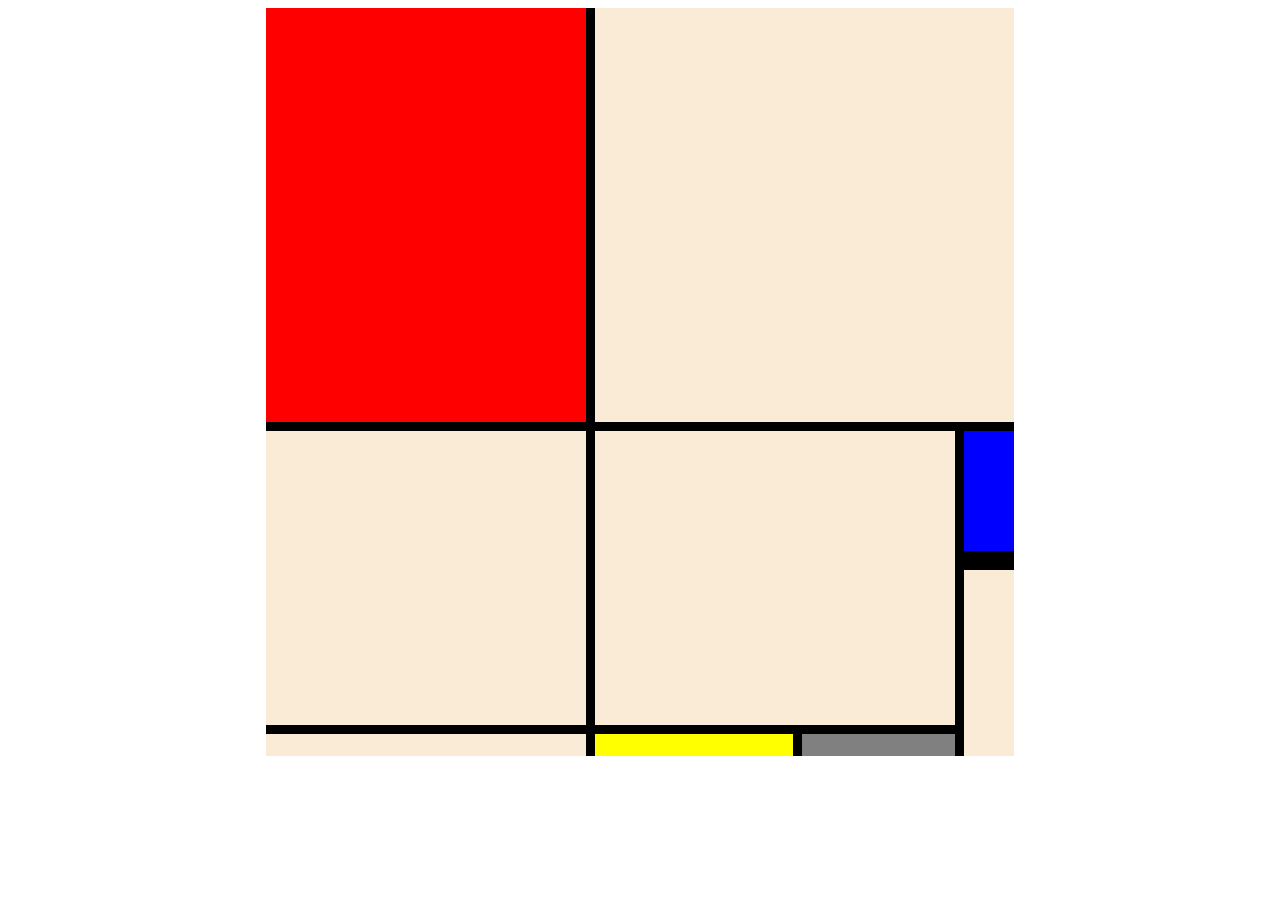
<file: file/10.4 Project/index.html>
<!DOCTYPE html>
<html lang="en">
<head>
    <meta charset="UTF-8">
    <meta name="viewport" content="width=device-width, initial-scale=1.0">
    <title>Mondrian project</title>
    <style>
        .container{
            display: flex;
            justify-content: center;
            align-items: center;
        }
        .grid{
            display: grid;
            background-color: black;
            height: 748px;
            width: 748px;
            grid-template-columns: 320px 198px 153px 50px;
            grid-template-rows: 414px 130px 155px 22px;
            gap: 9px;
        }
        .red{
            background-color: red;
        }
        .white{
            background-color: antiquewhite;
            grid-column: span 3;
        }
        .second{
            background-color: antiquewhite;
            grid-row: span 2;
        }
        .third{
            background-color: antiquewhite;
            grid-row: span 2;
            grid-column: span 2;
        }
        .blue{
            background-color: blue;
            border-bottom: 10px solid black;
        }
        .fourth{
            background-color: antiquewhite;
            grid-row: span 2;
        }
        .fifth{
            background-color: antiquewhite;
        }
        .yellow{
            background-color: yellow;
        }
        .gray{
            background-color: gray;
        }
    </style>
</head>
<body>
    <div class="container">
        <div class="grid">
            <div class="red"></div>
            <div class="white"></div>
            <div class="second"></div>
            <div class="third"></div>
            <div class="blue"></div>
            <div class="fourth"></div>
            <div class="fifth"></div>
            <div class="yellow"></div>
            <div class="gray"></div>
        </div>
    </div>
</body>
</html>
</file>
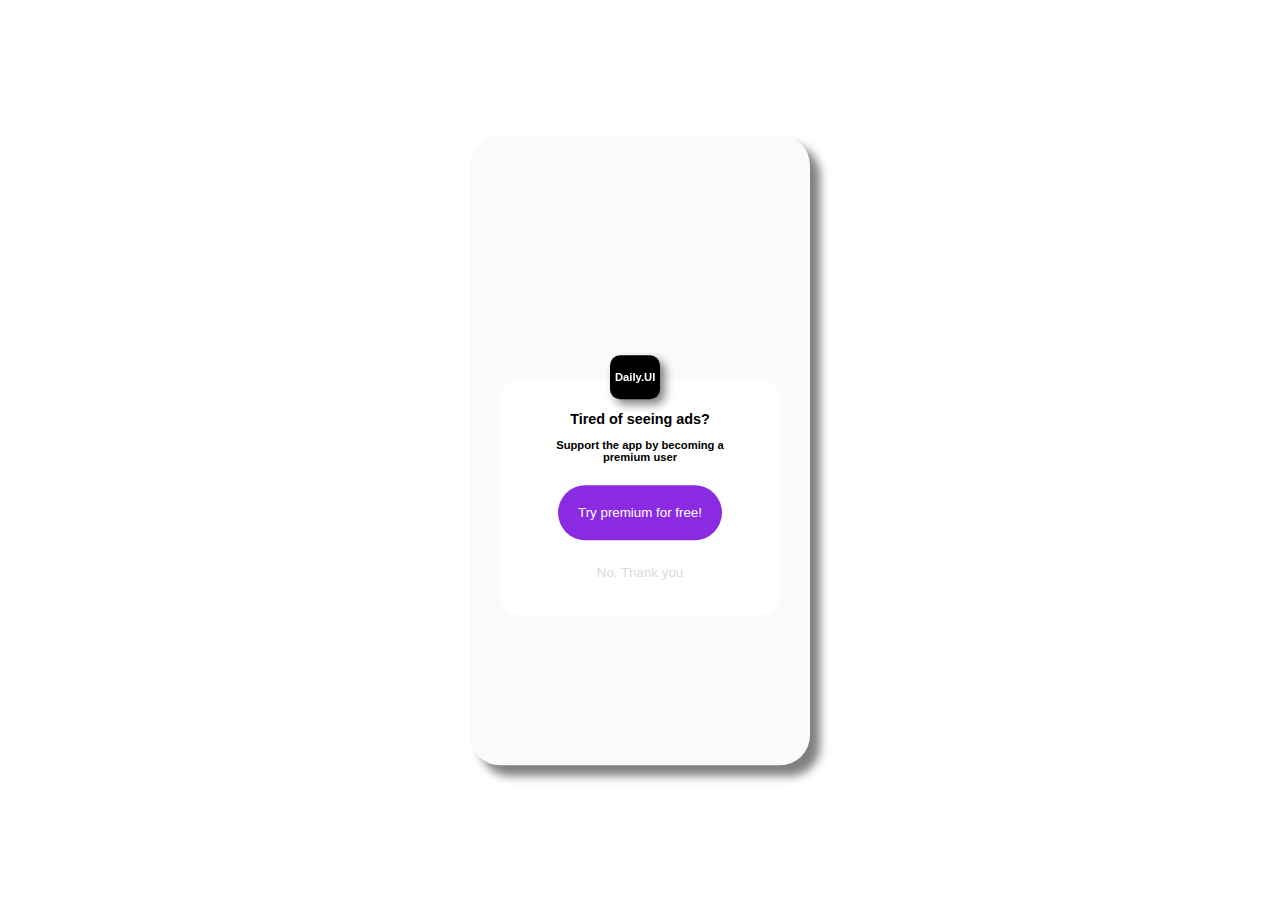
<file: file/11.6 Pop-up challenge/index.html>
<!DOCTYPE html>
<html lang="eng">
    <head>
        <meta charset="UTF-8">
        <meta name="viewport" >
    </head>
</html>
<!DOCTYPE html>
<html lang="en">
<head>
    <meta charset="UTF-8">
    <meta name="viewport" content="width=device-width, initial-scale=1.0">
    <title>POP-UP</title>
</head>
<link rel="stylesheet" href="styles.css">
<body>
    <div class="container">
        <div class="logo">
            <h3>Daily.UI</h3>
        </div>
        <div class="box">
            <h2>Tired of seeing ads?</h2>
            <h3>Support the app by becoming a premium user</h3>
            <button><a href="">Try premium for free!</a></button>
            <button class="no">No, Thank you</button>
        </div>
    </div>
</body>
</html>
</file>
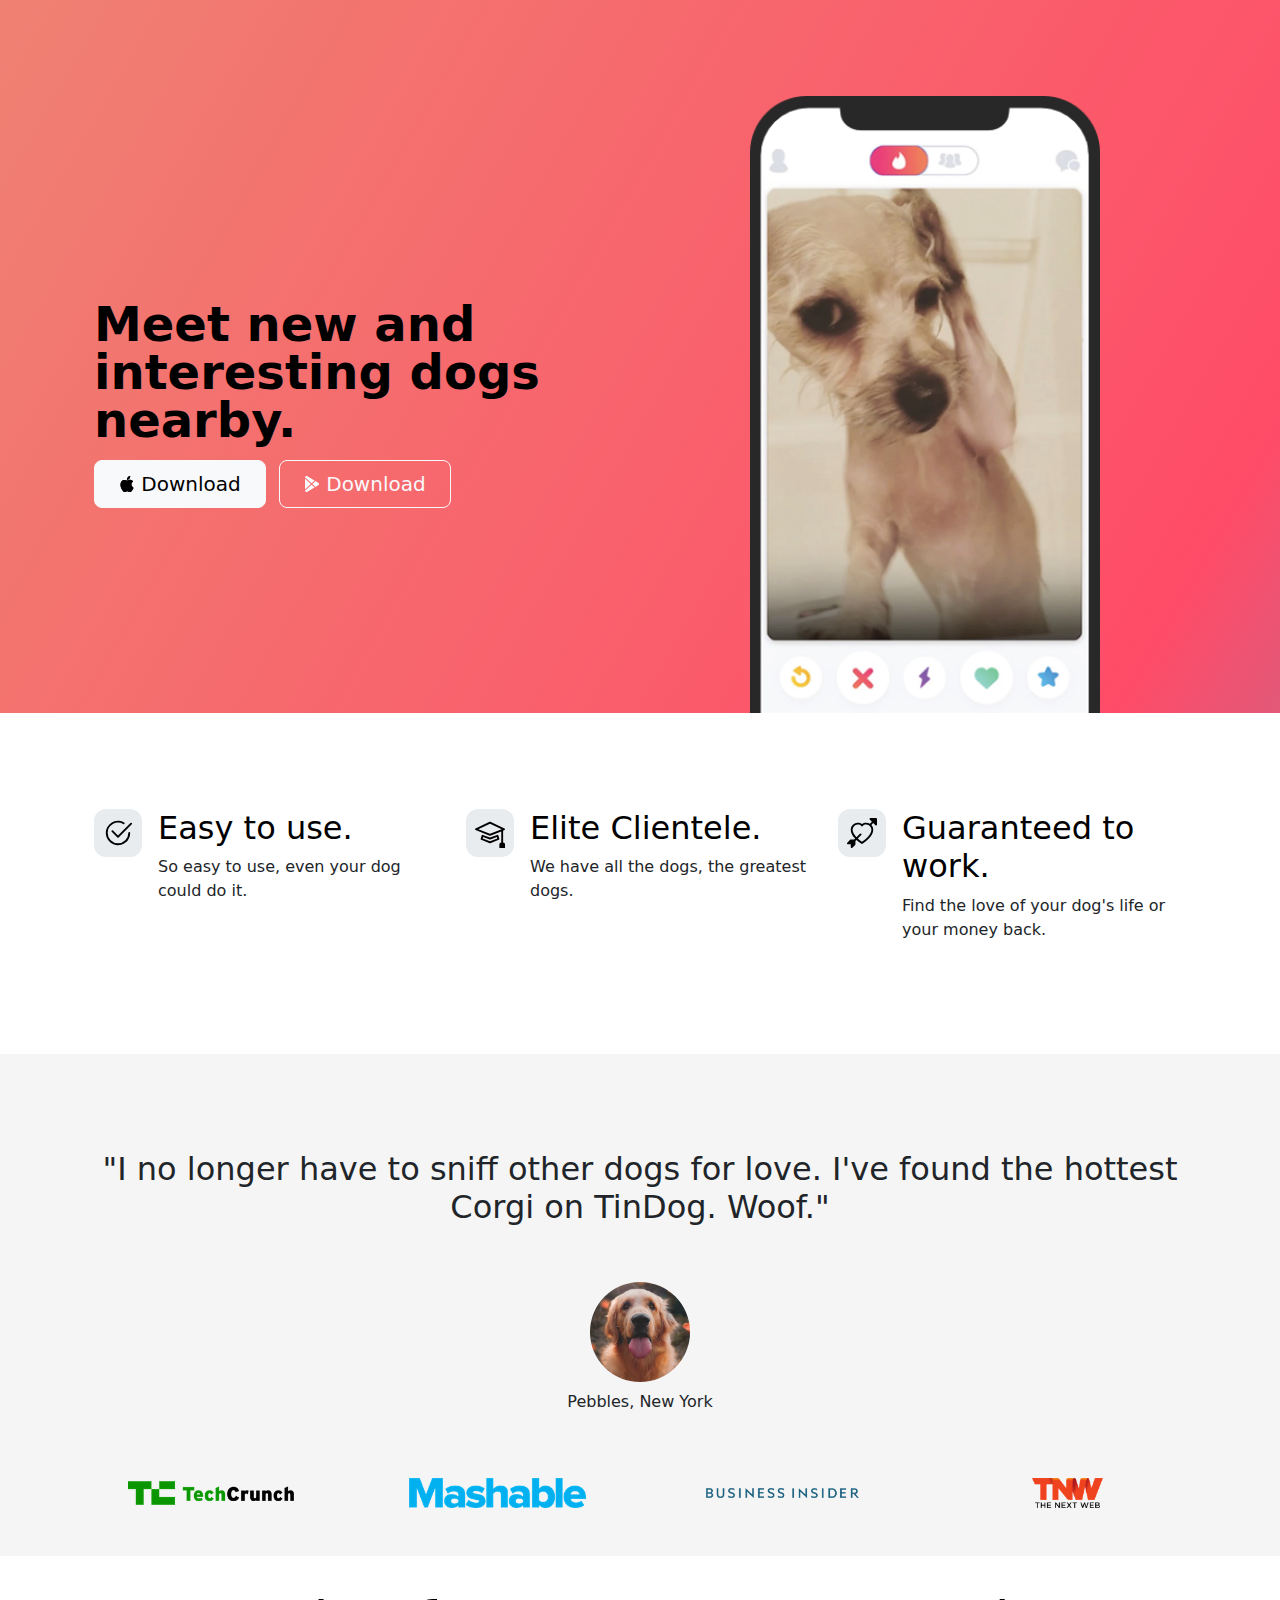
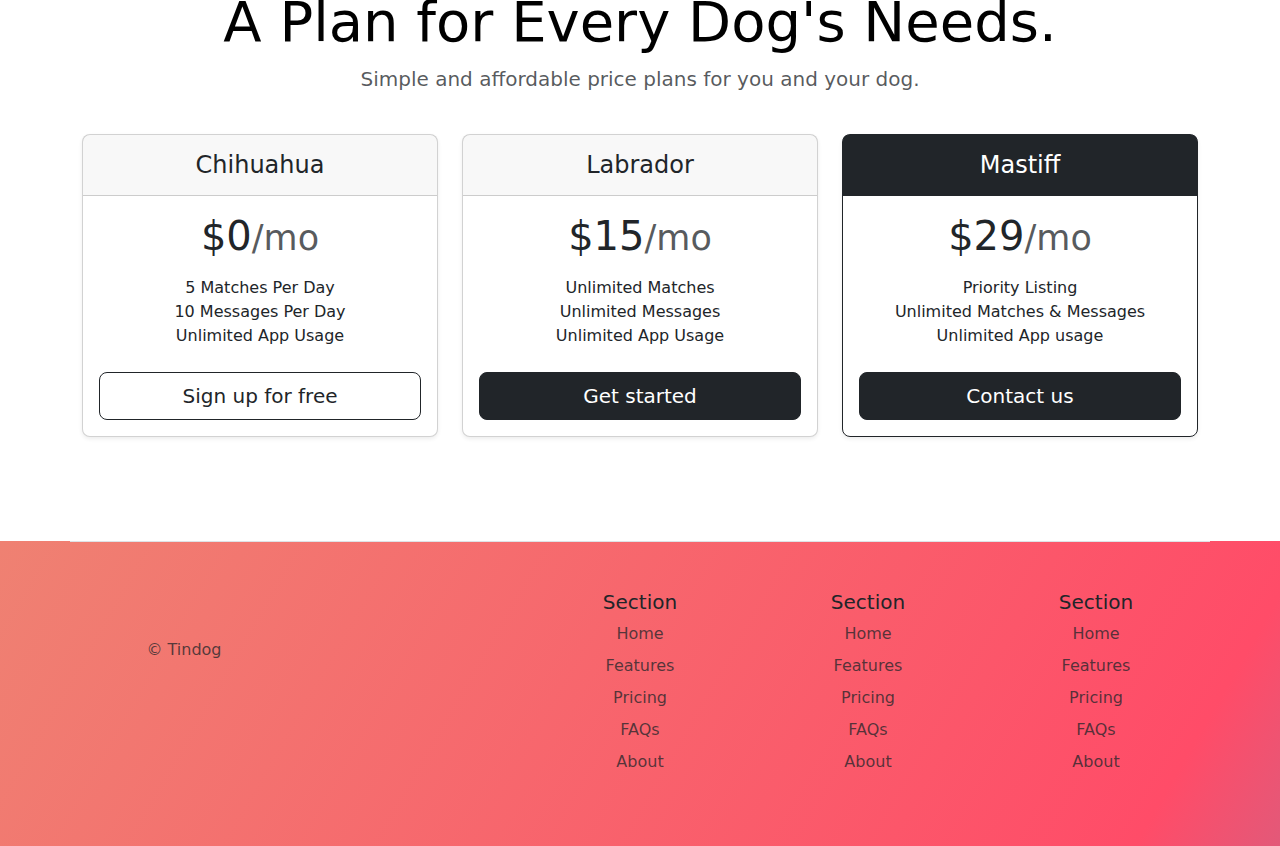
<file: file/11.3+TinDog+Project/11.3 TinDog Project/index.html>
<!DOCTYPE html>
<html lang="en">

<head>
  <meta charset="UTF-8">
  <meta name="viewport" content="width=device-width, initial-scale=1.0">
  <title> My TinDog</title>
</head>
<link rel="stylesheet" href="./css/style.css">
<link href="https://cdn.jsdelivr.net/npm/bootstrap@5.3.3/dist/css/bootstrap.min.css" rel="stylesheet" integrity="sha384-QWTKZyjpPEjISv5WaRU9OFeRpok6YctnYmDr5pNlyT2bRjXh0JMhjY6hW+ALEwIH" crossorigin="anonymous">

<body>

  <!-- Title -->
  <section id="title" class="gradient-background">
    <div class="container col-xxl-8 px-4 pt-5 pb-0">
      <div class="row flex-lg-row-reverse align-items-center g-5 pt-5 pb-0">
        <div class="col-10 col-sm-8 col-lg-6">
          <img src="./images/iphone.png" class="d-block mx-lg-auto img-fluid" alt="iphone" width="350" height="500" loading="lazy">
        </div>
        <div class="col-lg-6 text-start">
          <h1 class="display-5 fw-bold text-body-emphasis lh-1 mb-3">Meet new and interesting dogs nearby.</h1>
         
            <button type="button" class="btn btn-light btn-lg px-4 me-md-2"><svg xmlns="http://www.w3.org/2000/svg" width="16" height="16" fill="currentColor"
              class="bi bi-apple mb-1" viewBox="0 0 16 16">
<path
                d="M11.182.008C11.148-.03 9.923.023 8.857 1.18c-1.066 1.156-.902 2.482-.878 2.516.024.034 1.52.087 2.475-1.258.955-1.345.762-2.391.728-2.43Zm3.314 11.733c-.048-.096-2.325-1.234-2.113-3.422.212-2.189 1.675-2.789 1.698-2.854.023-.065-.597-.79-1.254-1.157a3.692 3.692 0 0 0-1.563-.434c-.108-.003-.483-.095-1.254.116-.508.139-1.653.589-1.968.607-.316.018-1.256-.522-2.267-.665-.647-.125-1.333.131-1.824.328-.49.196-1.422.754-2.074 2.237-.652 1.482-.311 3.83-.067 4.56.244.729.625 1.924 1.273 2.796.576.984 1.34 1.667 1.659 1.899.319.232 1.219.386 1.843.067.502-.308 1.408-.485 1.766-.472.357.013 1.061.154 1.782.539.571.197 1.111.115 1.652-.105.541-.221 1.324-1.059 2.238-2.758.347-.79.505-1.217.473-1.282Z" />
<path
                d="M11.182.008C11.148-.03 9.923.023 8.857 1.18c-1.066 1.156-.902 2.482-.878 2.516.024.034 1.52.087 2.475-1.258.955-1.345.762-2.391.728-2.43Zm3.314 11.733c-.048-.096-2.325-1.234-2.113-3.422.212-2.189 1.675-2.789 1.698-2.854.023-.065-.597-.79-1.254-1.157a3.692 3.692 0 0 0-1.563-.434c-.108-.003-.483-.095-1.254.116-.508.139-1.653.589-1.968.607-.316.018-1.256-.522-2.267-.665-.647-.125-1.333.131-1.824.328-.49.196-1.422.754-2.074 2.237-.652 1.482-.311 3.83-.067 4.56.244.729.625 1.924 1.273 2.796.576.984 1.34 1.667 1.659 1.899.319.232 1.219.386 1.843.067.502-.308 1.408-.485 1.766-.472.357.013 1.061.154 1.782.539.571.197 1.111.115 1.652-.105.541-.221 1.324-1.059 2.238-2.758.347-.79.505-1.217.473-1.282Z" />
</svg> Download</button>
            <button type="button" class="btn btn-outline-light btn-lg px-4"><svg xmlns="http://www.w3.org/2000/svg" width="16" height="16" fill="currentColor"
              class="bi bi-google-play mb-1" viewBox="0 0 16 16">
<path
                d="M14.222 9.374c1.037-.61 1.037-2.137 0-2.748L11.528 5.04 8.32 8l3.207 2.96 2.694-1.586Zm-3.595 2.116L7.583 8.68 1.03 14.73c.201 1.029 1.36 1.61 2.303 1.055l7.294-4.295ZM1 13.396V2.603L6.846 8 1 13.396ZM1.03 1.27l6.553 6.05 3.044-2.81L3.333.215C2.39-.341 1.231.24 1.03 1.27Z" />
</svg>
Download</button>
          </div>
        </div>
      </div>
    </div>
  </section>
  <!-- Features -->
  <div class="container px-4 py-5" id="hanging-icons">
    
    <div class="row g-4 py-5 row-cols-1 row-cols-lg-3">
      <div class="col d-flex align-items-start">
        <div class="icon-square text-body-emphasis bg-body-secondary d-inline-flex align-items-center justify-content-center fs-4 flex-shrink-0 me-3">
          <svg xmlns="http://www.w3.org/2000/svg" height="30" fill="currentColor" class="bi bi-check2-circle"
              viewBox="0 0 16 16">
<path
                d="M2.5 8a5.5 5.5 0 0 1 8.25-4.764.5.5 0 0 0 .5-.866A6.5 6.5 0 1 0 14.5 8a.5.5 0 0 0-1 0 5.5 5.5 0 1 1-11 0z" />
<path
                d="M15.354 3.354a.5.5 0 0 0-.708-.708L8 9.293 5.354 6.646a.5.5 0 1 0-.708.708l3 3a.5.5 0 0 0 .708 0l7-7z" />
</svg>

        </div>
        <div class="text-start">
          <h3 class="fs-2 text-body-emphasis">Easy to use.</h3>
          <p class="justify-co">So easy to use, even your dog could do it.</p>          
        </div>
      </div>
      <div class="col d-flex align-items-start">
        <div class="icon-square text-body-emphasis bg-body-secondary d-inline-flex align-items-center justify-content-center fs-4 flex-shrink-0 me-3">
          <svg xmlns="http://www.w3.org/2000/svg" height="30" fill="currentColor" class="bi bi-mortarboard" viewBox="0 0 16 16">
            <path d="M8.211 2.047a.5.5 0 0 0-.422 0l-7.5 3.5a.5.5 0 0 0 .025.917l7.5 3a.5.5 0 0 0 .372 0L14 7.14V13a1 1 0 0 0-1 1v2h3v-2a1 1 0 0 0-1-1V6.739l.686-.275a.5.5 0 0 0 .025-.917l-7.5-3.5ZM8 8.46 1.758 5.965 8 3.052l6.242 2.913L8 8.46Z"/>
            <path d="M4.176 9.032a.5.5 0 0 0-.656.327l-.5 1.7a.5.5 0 0 0 .294.605l4.5 1.8a.5.5 0 0 0 .372 0l4.5-1.8a.5.5 0 0 0 .294-.605l-.5-1.7a.5.5 0 0 0-.656-.327L8 10.466 4.176 9.032Zm-.068 1.873.22-.748 3.496 1.311a.5.5 0 0 0 .352 0l3.496-1.311.22.748L8 12.46l-3.892-1.556Z"/>
            </svg>
        </div>
        <div class="text-start">
          <h3 class="fs-2 text-body-emphasis">Elite Clientele.</h3>
          <p>We have all the dogs, the greatest dogs.</p>
        </div>
      </div>
      <div class="col d-flex align-items-start">
        <div class="icon-square text-body-emphasis bg-body-secondary d-inline-flex align-items-center justify-content-center fs-4 flex-shrink-0 me-3">
          <svg xmlns="http://www.w3.org/2000/svg" height="30" fill="currentColor" class="bi bi-arrow-through-heart"
              viewBox="0 0 16 16">
<path fill-rule="evenodd"
                d="M2.854 15.854A.5.5 0 0 1 2 15.5V14H.5a.5.5 0 0 1-.354-.854l1.5-1.5A.5.5 0 0 1 2 11.5h1.793l.53-.53c-.771-.802-1.328-1.58-1.704-2.32-.798-1.575-.775-2.996-.213-4.092C3.426 2.565 6.18 1.809 8 3.233c1.25-.98 2.944-.928 4.212-.152L13.292 2 12.147.854A.5.5 0 0 1 12.5 0h3a.5.5 0 0 1 .5.5v3a.5.5 0 0 1-.854.354L14 2.707l-1.006 1.006c.236.248.44.531.6.845.562 1.096.585 2.517-.213 4.092-.793 1.563-2.395 3.288-5.105 5.08L8 13.912l-.276-.182a21.86 21.86 0 0 1-2.685-2.062l-.539.54V14a.5.5 0 0 1-.146.354l-1.5 1.5Zm2.893-4.894A20.419 20.419 0 0 0 8 12.71c2.456-1.666 3.827-3.207 4.489-4.512.679-1.34.607-2.42.215-3.185-.817-1.595-3.087-2.054-4.346-.761L8 4.62l-.358-.368c-1.259-1.293-3.53-.834-4.346.761-.392.766-.464 1.845.215 3.185.323.636.815 1.33 1.519 2.065l1.866-1.867a.5.5 0 1 1 .708.708L5.747 10.96Z" />
</svg>
        </div>
        <div class="text-start">
          <h3 class="fs-2 text-body-emphasis text-start">Guaranteed to work.</h3>
          <p>Find the love of your dog's life or your money back.</p>
        </div>
      </div>
    </div>
  </div>
  <section id="features">

  </section>
  <!-- Testimonial -->
  <section id="testimonial">
   <div class="testimonial">
    <div class="container">
      <div class="flex">
        <h2 class="pt-5 mt-5">"I no longer have to sniff other dogs for love. I've found the hottest Corgi on TinDog. Woof."</h2>
        <img src="./images/dog-img.jpg" alt="a dog" height="100px" class="mt-5 mb-2">
        <p class="pb-5">Pebbles, New York</p>
      </div>
      <div class="row pb-5">
        <div class="col-sm-12 col-xl-3"><img src="./images/techcrunch.png" alt="techcrunch logo" height="30px"></div>
        <div class="col-sm-12 col-xl-3"><img src="./images/mashable.png" alt="mashable logo" height="30px"></div>
        <div class="col-sm-12 col-xl-3"><img src="./images/bizinsider.png" alt="bizinsider logo" height="30px"></div>
        <div class="col-sm-12 col-xl-3"><img src="./images/tnw.png" alt="tmw logo"  height="30px"></div>
      </div>
    </div>
   </div>
  </section>
  <!-- Pricing -->
  <section id="pricing">
    <div class="container py-3">
      <header>
        <div class="pricing-header p-3 pb-md-4 mx-auto text-center">
          <h1 class="display-4 fw-normal text-body-emphasis">A Plan for Every Dog's Needs.</h1>
          <p class="fs-5 text-body-secondary">Simple and affordable price plans for you and your dog.</p>
        </div>
      </header>
    
    
      <main>
        <div class="row row-cols-1 row-cols-md-3 mb-3 text-center">
          <div class="col">
            <div class="card mb-4 rounded-3 shadow-sm">
              <div class="card-header py-3">
                <h4 class="my-0 fw-normal">Chihuahua</h4>
              </div>
              <div class="card-body">
                <h1 class="card-title pricing-card-title">$0<small class="text-body-secondary fw-light">/mo</small></h1>
                <ul class="list-unstyled mt-3 mb-4">
                  <li>5 Matches Per Day</li>
                  <li>10 Messages Per Day</li>
                  <li>Unlimited App Usage</li>
                </ul>
                <button type="button" class="w-100 btn btn-lg btn-outline-dark">Sign up for free</button>
              </div>
            </div>
          </div>
          <div class="col">
            <div class="card mb-4 rounded-3 shadow-sm">
              <div class="card-header py-3">
                <h4 class="my-0 fw-normal">Labrador</h4>
              </div>
              <div class="card-body">
                <h1 class="card-title pricing-card-title">$15<small class="text-body-secondary fw-light">/mo</small></h1>
                <ul class="list-unstyled mt-3 mb-4">
                  <li>Unlimited Matches</li>
                  <li>Unlimited Messages</li>
                  <li>Unlimited App Usage</li>
                </ul>
                <button type="button" class="w-100 btn btn-lg btn-dark">Get started</button>
              </div>
            </div>
          </div>
          <div class="col">
            <div class="card mb-4 rounded-3 shadow-sm border-dark">
              <div class="card-header py-3 text-bg-dark border-dark">
                <h4 class="my-0 fw-normal">Mastiff</h4>
              </div>
              <div class="card-body">
                <h1 class="card-title pricing-card-title">$29<small class="text-body-secondary fw-light">/mo</small></h1>
                <ul class="list-unstyled mt-3 mb-4">
                  <li>Priority Listing</li>
                  <li>Unlimited Matches & Messages</li>
                  <li>Unlimited App usage</li>
                </ul>
                <button type="button" class="w-100 btn btn-lg btn-dark">Contact us</button>
              </div>
            </div>
          </div>
        </div>
    </div>

  </section>
  <!-- Footer -->
  <section id="footer" class="gradient-background" height="100%">
    <div class="container">
      <footer class="row row-cols-1 row-cols-sm-2 row-cols-md-5 py-5 mt-5 border-top">
        <div class="col mb-3">
          <a href="/" class="d-flex align-items-center mb-3 link-body-emphasis text-decoration-none">
            <svg class="bi me-2" width="40" height="32"><use xlink:href="#bootstrap"></use></svg>
          </a>
          <p class="text-body-secondary">© Tindog</p>
        </div>
    
        <div class="col mb-3">
    
        </div>
    
        <div class="col mb-3">
          <h5>Section</h5>
          <ul class="nav flex-column">
            <li class="nav-item mb-2"><a href="#" class="nav-link p-0 text-body-secondary">Home</a></li>
            <li class="nav-item mb-2"><a href="#" class="nav-link p-0 text-body-secondary">Features</a></li>
            <li class="nav-item mb-2"><a href="#" class="nav-link p-0 text-body-secondary">Pricing</a></li>
            <li class="nav-item mb-2"><a href="#" class="nav-link p-0 text-body-secondary">FAQs</a></li>
            <li class="nav-item mb-2"><a href="#" class="nav-link p-0 text-body-secondary">About</a></li>
          </ul>
        </div>
    
        <div class="col mb-3">
          <h5>Section</h5>
          <ul class="nav flex-column">
            <li class="nav-item mb-2"><a href="#" class="nav-link p-0 text-body-secondary">Home</a></li>
            <li class="nav-item mb-2"><a href="#" class="nav-link p-0 text-body-secondary">Features</a></li>
            <li class="nav-item mb-2"><a href="#" class="nav-link p-0 text-body-secondary">Pricing</a></li>
            <li class="nav-item mb-2"><a href="#" class="nav-link p-0 text-body-secondary">FAQs</a></li>
            <li class="nav-item mb-2"><a href="#" class="nav-link p-0 text-body-secondary">About</a></li>
          </ul>
        </div>
    
        <div class="col mb-3">
          <h5>Section</h5>
          <ul class="nav flex-column">
            <li class="nav-item mb-2"><a href="#" class="nav-link p-0 text-body-secondary">Home</a></li>
            <li class="nav-item mb-2"><a href="#" class="nav-link p-0 text-body-secondary">Features</a></li>
            <li class="nav-item mb-2"><a href="#" class="nav-link p-0 text-body-secondary">Pricing</a></li>
            <li class="nav-item mb-2"><a href="#" class="nav-link p-0 text-body-secondary">FAQs</a></li>
            <li class="nav-item mb-2"><a href="#" class="nav-link p-0 text-body-secondary">About</a></li>
          </ul>
        </div>
      </footer>
    </div>

  </section>

  <script src="https://cdn.jsdelivr.net/npm/bootstrap@5.3.3/dist/js/bootstrap.bundle.min.js" integrity="sha384-YvpcrYf0tY3lHB60NNkmXc5s9fDVZLESaAA55NDzOxhy9GkcIdslK1eN7N6jIeHz" crossorigin="anonymous"></script>
</body>

</html>
</file>
<file: file/11.6 Pop-up challenge/styles.css>
body{
    font-size: 0.6rem;
    font-family: sans-serif;
  
}
.container{
    position: absolute;
    transform: translate(-50%, -50%);
    top: 50%;
    left: 50%;
    padding: 200px 30px 150px 30px;
    box-shadow: 10px 10px 10px rgba(0, 0, 0, 0.5);
    border-radius: 30px;
    background-color: rgba(0, 0, 0, 0.02);
}
.logo{
    background-color: black;
    color: white;
    padding: 5px;
    text-align: center;
    width: 40px;
    border-radius: 10px;
    position: relative;
    top: 20px;
    left: 110px;
    filter: drop-shadow(5px 5px 5px rgba(0, 0, 0, 0.5));
    z-index: 1;
    
}
.box{
    background-color: white;
    border-radius: 20px;
    text-align: center;
    padding: 20px 40px ;
    width: 200px;
    
.box > h2{
    padding-top: 40px;
    font-size: 1.7em;
}
button{
    border: none;
    border-radius: 40px;
    padding: 20px;
    margin: 10px;
    color: white;
    background-color: blueviolet;
}
a{
    text-decoration: none;
    color: white;
}
.no{
    color: rgb(219, 219, 219);
    background-color: white;
    padding: 5px;
}
</file>
<file: file/11.3+TinDog+Project/11.3 TinDog Project/css/style.css>
.gradient-background {
  background: linear-gradient(300deg, #00bfff, #ff4c68, #ef8172);
  background-size: 180% 180%;
  animation: gradient-animation 18s ease infinite;
}

@keyframes gradient-animation {
  0% {
    background-position: 0% 50%;
  }
  50% {
    background-position: 100% 50%;
  }
  100% {
    background-position: 0% 50%;
  }
}

.icon-square {
  width: 3rem;
  height: 3rem;
  border-radius: .75rem;
}

.profile-img {
  height: 100px;
  border-radius: 50%;
}
.testimonial{
  background-color: whitesmoke;
}
.flex{
  display: flex;
  flex-direction: column;
  align-items: center;
  text-align: center;
}
.flex> img{
  border-radius: 50%;
}
.row{
  display: flex;
  flex-direction: row;
  justify-content: space-around;
  text-align: center;
}
.col-sm-12{
  
}
</file>
